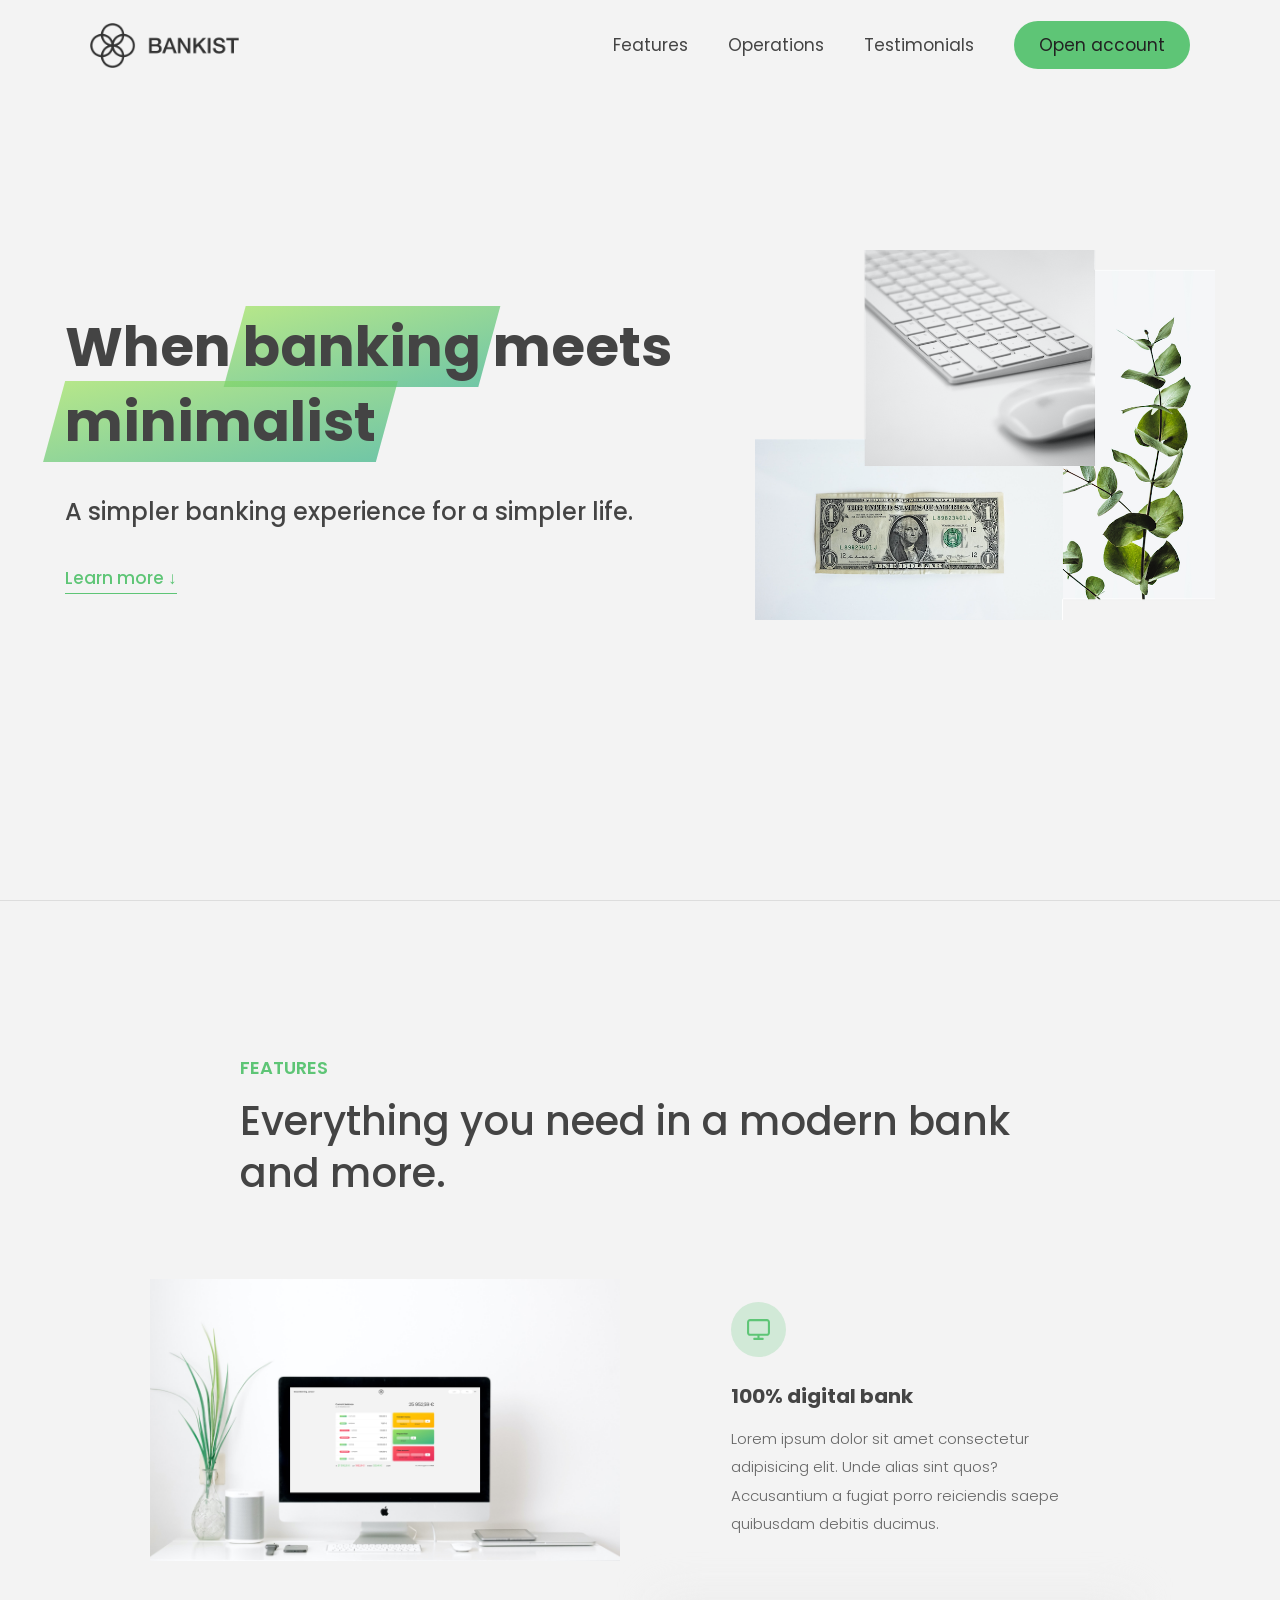
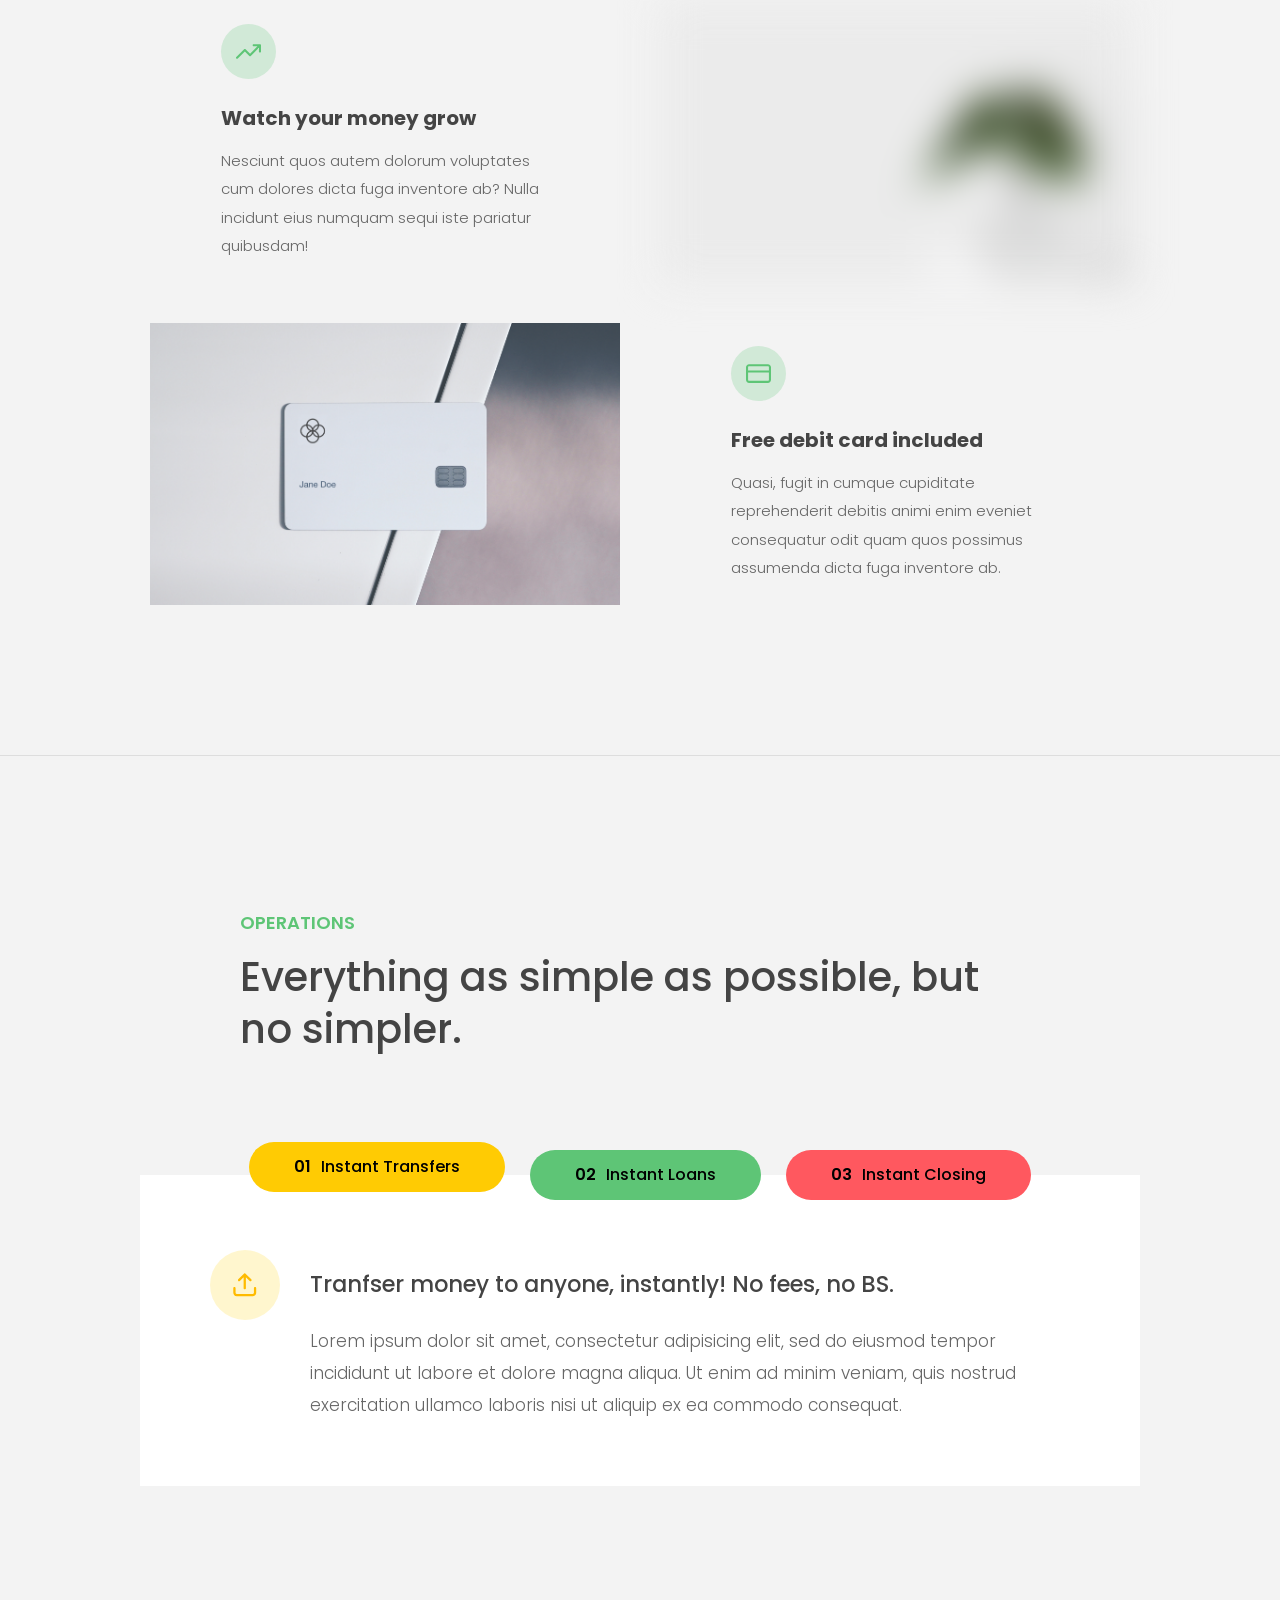
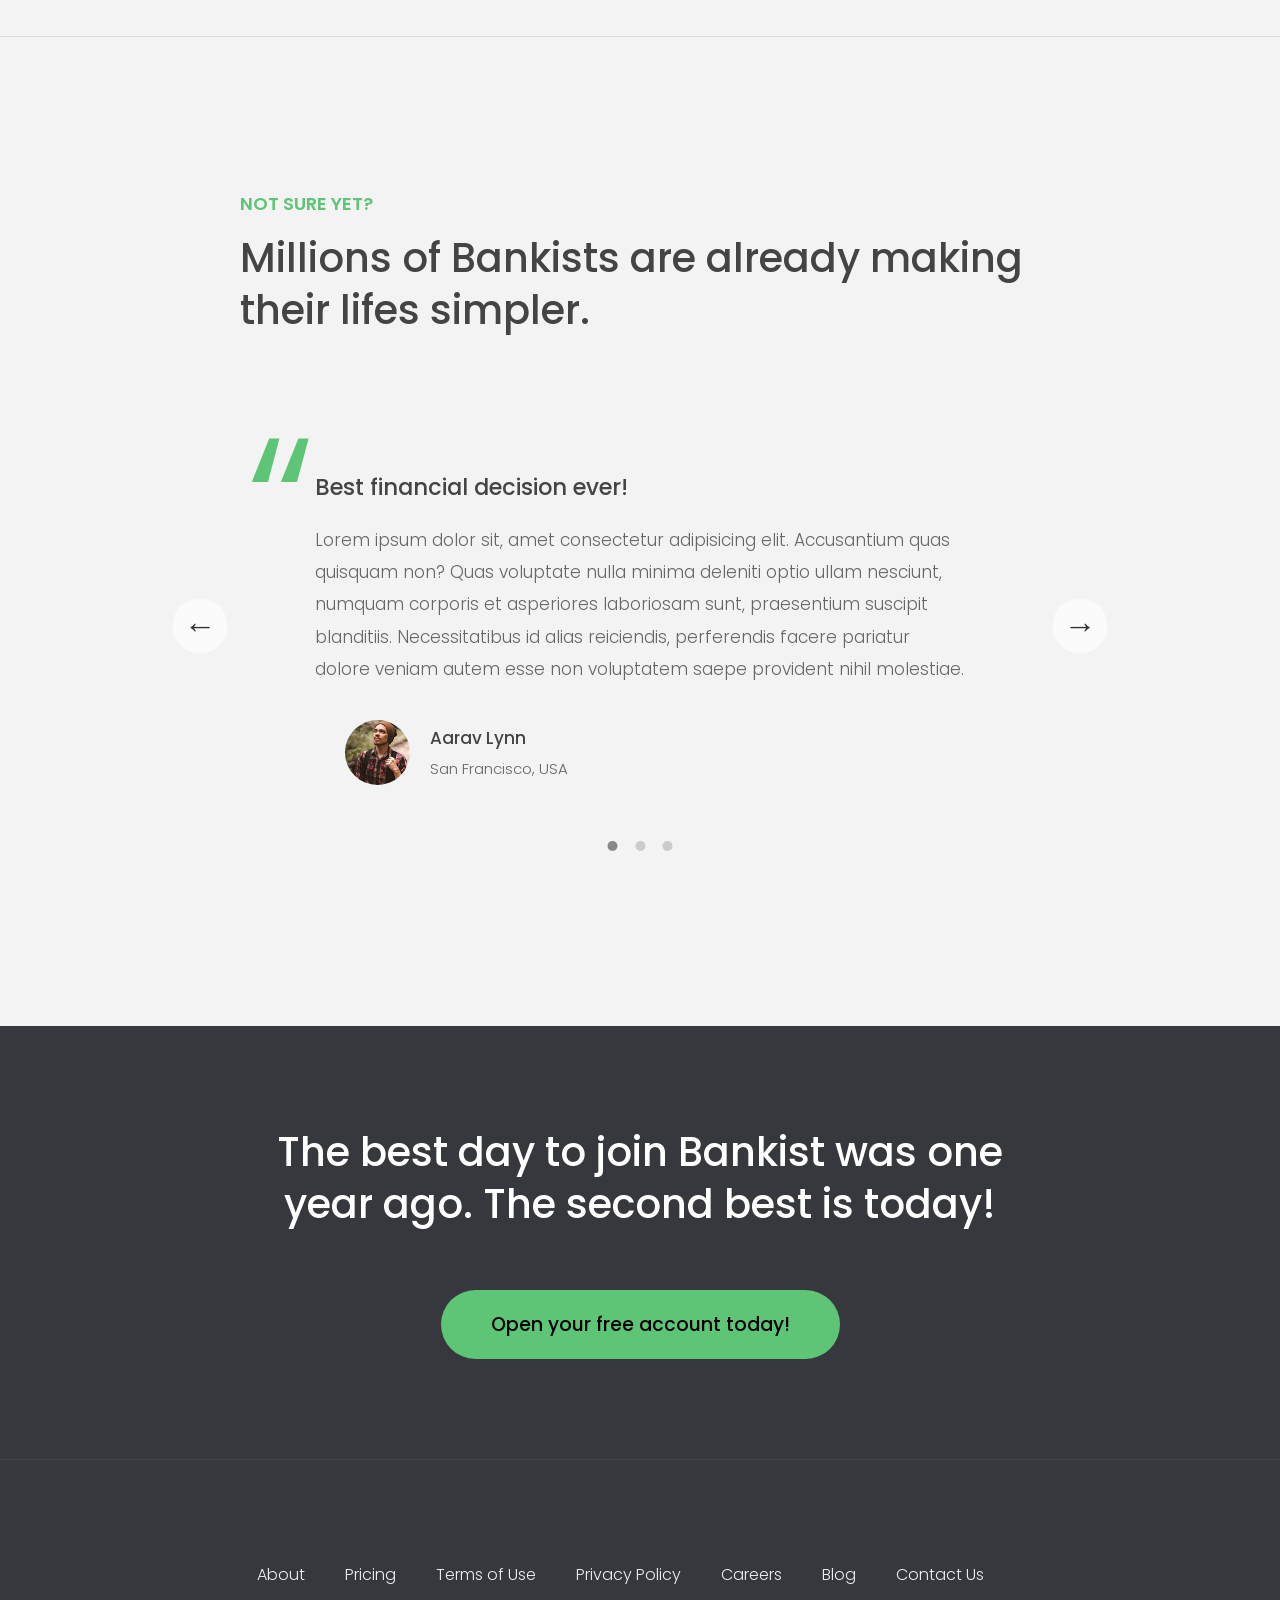
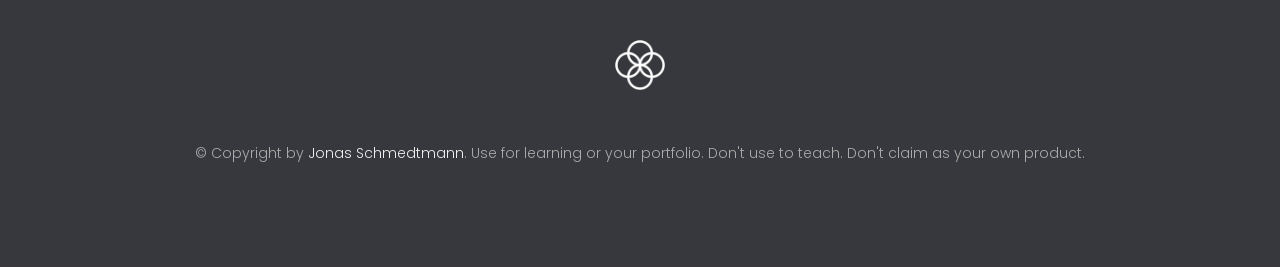
<file: coding-along-javascript-master-course/Advanced-DOM-Bankist/index.html>
<!DOCTYPE html>
<html lang="en">
  <head>
    <meta charset="UTF-8" />
    <meta name="viewport" content="width=device-width, initial-scale=1.0" />
    <meta http-equiv="X-UA-Compatible" content="ie=edge" />
    <link rel="shortcut icon" type="image/png" href="img/icon.png" />

    <link
      href="https://fonts.googleapis.com/css?family=Poppins:300,400,500,600&display=swap"
      rel="stylesheet"
    />
    <link rel="stylesheet" href="style.css" />
    <title>Bankist | When Banking meets Minimalist</title>

    <script defer src="script.js"></script>
  </head>
  <body>
    <header class="header">
      <nav class="nav">
        <img
          src="img/logo.png"
          alt="Bankist logo"
          class="nav__logo"
          id="logo"
          designer='Jonas'
          data-version-number="3.0"
        />
        <ul class="nav__links">
          <li class="nav__item">
            <!-- <a class="nav__link" href="#">Features</a> -->
            <a class="nav__link" href="#section--1">Features</a>
          </li>
          <li class="nav__item">
            <a class="nav__link" href="#section--2">Operations</a>
          </li>
          <li class="nav__item">
            <a class="nav__link" href="#section--3">Testimonials</a>
          </li>
          <li class="nav__item">
            <a class="nav__link nav__link--btn btn--show-modal" href="#"
              >Open account</a
            >
          </li>
        </ul>
      </nav>

      <div class="header__title">
        <!-- <h1 onclick="alert('HTML alert')"> -->
        <h1>
          When
          <!-- Green highlight effect -->
          <span class="highlight">banking</span>
          meets<br />
          <span class="highlight">minimalist</span>
        </h1>
        <h4>A simpler banking experience for a simpler life.</h4>
        <button class="btn--text btn--scroll-to">Learn more &DownArrow;</button>
        <img
          src="img/hero.png"
          class="header__img"
          alt="Minimalist bank items"
        />
      </div>
    </header>

    <section class="section" id="section--1">
      <div class="section__title">
        <h2 class="section__description">Features</h2>
        <h3 class="section__header">
          Everything you need in a modern bank and more.
        </h3>
      </div>

      <div class="features">
        <img
          src="img/digital-lazy.jpg"
          data-src="img/digital.jpg"
          alt="Computer"
          class="features__img lazy-img"
        />
        <div class="features__feature">
          <div class="features__icon">
            <svg>
              <use xlink:href="img/icons.svg#icon-monitor"></use>
            </svg>
          </div>
          <h5 class="features__header">100% digital bank</h5>
          <p>
            Lorem ipsum dolor sit amet consectetur adipisicing elit. Unde alias
            sint quos? Accusantium a fugiat porro reiciendis saepe quibusdam
            debitis ducimus.
          </p>
        </div>

        <div class="features__feature">
          <div class="features__icon">
            <svg>
              <use xlink:href="img/icons.svg#icon-trending-up"></use>
            </svg>
          </div>
          <h5 class="features__header">Watch your money grow</h5>
          <p>
            Nesciunt quos autem dolorum voluptates cum dolores dicta fuga
            inventore ab? Nulla incidunt eius numquam sequi iste pariatur
            quibusdam!
          </p>
        </div>
        <img
          src="img/grow-lazy.jpg"
          data-src="img/grow.jpg"
          alt="Plant"
          class="features__img lazy-img"
        />

        <img
          src="img/card-lazy.jpg"
          data-src="img/card.jpg"
          alt="Credit card"
          class="features__img lazy-img"
        />
        <div class="features__feature">
          <div class="features__icon">
            <svg>
              <use xlink:href="img/icons.svg#icon-credit-card"></use>
            </svg>
          </div>
          <h5 class="features__header">Free debit card included</h5>
          <p>
            Quasi, fugit in cumque cupiditate reprehenderit debitis animi enim
            eveniet consequatur odit quam quos possimus assumenda dicta fuga
            inventore ab.
          </p>
        </div>
      </div>
    </section>

    <section class="section" id="section--2">
      <div class="section__title">
        <h2 class="section__description">Operations</h2>
        <h3 class="section__header">
          Everything as simple as possible, but no simpler.
        </h3>
      </div>

      <div class="operations">
        <div class="operations__tab-container">
          <button
            class="btn operations__tab operations__tab--1 operations__tab--active"
            data-tab="1"
          >
            <span>01</span>Instant Transfers
          </button>
          <button class="btn operations__tab operations__tab--2" data-tab="2">
            <span>02</span>Instant Loans
          </button>
          <button class="btn operations__tab operations__tab--3" data-tab="3">
            <span>03</span>Instant Closing
          </button>
        </div>
        <div
          class="operations__content operations__content--1 operations__content--active"
        >
          <div class="operations__icon operations__icon--1">
            <svg>
              <use xlink:href="img/icons.svg#icon-upload"></use>
            </svg>
          </div>
          <h5 class="operations__header">
            Tranfser money to anyone, instantly! No fees, no BS.
          </h5>
          <p>
            Lorem ipsum dolor sit amet, consectetur adipisicing elit, sed do
            eiusmod tempor incididunt ut labore et dolore magna aliqua. Ut enim
            ad minim veniam, quis nostrud exercitation ullamco laboris nisi ut
            aliquip ex ea commodo consequat.
          </p>
        </div>

        <div class="operations__content operations__content--2">
          <div class="operations__icon operations__icon--2">
            <svg>
              <use xlink:href="img/icons.svg#icon-home"></use>
            </svg>
          </div>
          <h5 class="operations__header">
            Buy a home or make your dreams come true, with instant loans.
          </h5>
          <p>
            Duis aute irure dolor in reprehenderit in voluptate velit esse
            cillum dolore eu fugiat nulla pariatur. Excepteur sint occaecat
            cupidatat non proident, sunt in culpa qui officia deserunt mollit
            anim id est laborum.
          </p>
        </div>
        <div class="operations__content operations__content--3">
          <div class="operations__icon operations__icon--3">
            <svg>
              <use xlink:href="img/icons.svg#icon-user-x"></use>
            </svg>
          </div>
          <h5 class="operations__header">
            No longer need your account? No problem! Close it instantly.
          </h5>
          <p>
            Excepteur sint occaecat cupidatat non proident, sunt in culpa qui
            officia deserunt mollit anim id est laborum. Ut enim ad minim
            veniam, quis nostrud exercitation ullamco laboris nisi ut aliquip ex
            ea commodo consequat.
          </p>
        </div>
      </div>
    </section>

    <section class="section" id="section--3">
      <div class="section__title section__title--testimonials">
        <h2 class="section__description">Not sure yet?</h2>
        <h3 class="section__header">
          Millions of Bankists are already making their lifes simpler.
        </h3>
      </div>

      <div class="slider">
      
        <div class="slide slide--1">
          <div class="testimonial">
            <h5 class="testimonial__header">Best financial decision ever!</h5>
            <blockquote class="testimonial__text">
              Lorem ipsum dolor sit, amet consectetur adipisicing elit.
              Accusantium quas quisquam non? Quas voluptate nulla minima
              deleniti optio ullam nesciunt, numquam corporis et asperiores
              laboriosam sunt, praesentium suscipit blanditiis. Necessitatibus
              id alias reiciendis, perferendis facere pariatur dolore veniam
              autem esse non voluptatem saepe provident nihil molestiae.
            </blockquote>
            <address class="testimonial__author">
              <img src="img/user-1.jpg" alt="" class="testimonial__photo" />
              <h6 class="testimonial__name">Aarav Lynn</h6>
              <p class="testimonial__location">San Francisco, USA</p>
            </address>
          </div>
        </div>

        <div class="slide slide--2">
          <div class="testimonial">
            <h5 class="testimonial__header">
              The last step to becoming a complete minimalist
            </h5>
            <blockquote class="testimonial__text">
              Quisquam itaque deserunt ullam, quia ea repellendus provident,
              ducimus neque ipsam modi voluptatibus doloremque, corrupti
              laborum. Incidunt numquam perferendis veritatis neque repellendus.
              Lorem, ipsum dolor sit amet consectetur adipisicing elit. Illo
              deserunt exercitationem deleniti.
            </blockquote>
            <address class="testimonial__author">
              <img src="img/user-2.jpg" alt="" class="testimonial__photo" />
              <h6 class="testimonial__name">Miyah Miles</h6>
              <p class="testimonial__location">London, UK</p>
            </address>
          </div>
        </div>

        <div class="slide slide--3">
          <div class="testimonial">
            <h5 class="testimonial__header">
              Finally free from old-school banks
            </h5>
            <blockquote class="testimonial__text">
              Debitis, nihil sit minus suscipit magni aperiam vel tenetur
              incidunt commodi architecto numquam omnis nulla autem,
              necessitatibus blanditiis modi similique quidem. Odio aliquam
              culpa dicta beatae quod maiores ipsa minus consequatur error sunt,
              deleniti saepe aliquid quos inventore sequi. Necessitatibus id
              alias reiciendis, perferendis facere.
            </blockquote>
            <address class="testimonial__author">
              <img src="img/user-3.jpg" alt="" class="testimonial__photo" />
              <h6 class="testimonial__name">Francisco Gomes</h6>
              <p class="testimonial__location">Lisbon, Portugal</p>
            </address>
          </div>
        </div>
        

        <!-- <div class="slide"><img src="img/img-1.jpg" alt="Photo 1" /></div>
        <div class="slide"><img src="img/img-2.jpg" alt="Photo 2" /></div>
        <div class="slide"><img src="img/img-3.jpg" alt="Photo 3" /></div>
        <div class="slide"><img src="img/img-4.jpg" alt="Photo 4" /></div> -->

        <button class="slider__btn slider__btn--left">&larr;</button>
        <button class="slider__btn slider__btn--right">&rarr;</button>
        <div class="dots"></div>
      </div>
    </section>

    <section class="section section--sign-up">
      <div class="section__title">
        <h3 class="section__header">
          The best day to join Bankist was one year ago. The second best is
          today!
        </h3>
      </div>
      <button class="btn btn--show-modal">Open your free account today!</button>
    </section>

    <footer class="footer">
      <ul class="footer__nav">
        <li class="footer__item">
          <a class="footer__link" href="#">About</a>
        </li>
        <li class="footer__item">
          <a class="footer__link" href="#">Pricing</a>
        </li>
        <li class="footer__item">
          <a class="footer__link" href="#">Terms of Use</a>
        </li>
        <li class="footer__item">
          <a class="footer__link" href="#">Privacy Policy</a>
        </li>
        <li class="footer__item">
          <a class="footer__link" href="#">Careers</a>
        </li>
        <li class="footer__item">
          <a class="footer__link" href="#">Blog</a>
        </li>
        <li class="footer__item">
          <a class="footer__link" href="#">Contact Us</a>
        </li>
      </ul>
      <img src="img/icon.png" alt="Logo" class="footer__logo" />
      <p class="footer__copyright">
        &copy; Copyright by
        <a
          class="footer__link twitter-link"
          target="_blank"
          href="https://twitter.com/jonasschmedtman"
          >Jonas Schmedtmann</a
        >. Use for learning or your portfolio. Don't use to teach. Don't claim
        as your own product.
      </p>
    </footer>

    <div class="modal hidden">
      <button class="btn--close-modal">&times;</button>
      <h2 class="modal__header">
        Open your bank account <br />
        in just <span class="highlight">5 minutes</span>
      </h2>
      <form class="modal__form">
        <label>First Name</label>
        <input type="text" />
        <label>Last Name</label>
        <input type="text" />
        <label>Email Address</label>
        <input type="email" />
        <button class="btn">Next step &rarr;</button>
      </form>
    </div>
    <div class="overlay hidden"></div>

  </body>
</html>
</file>
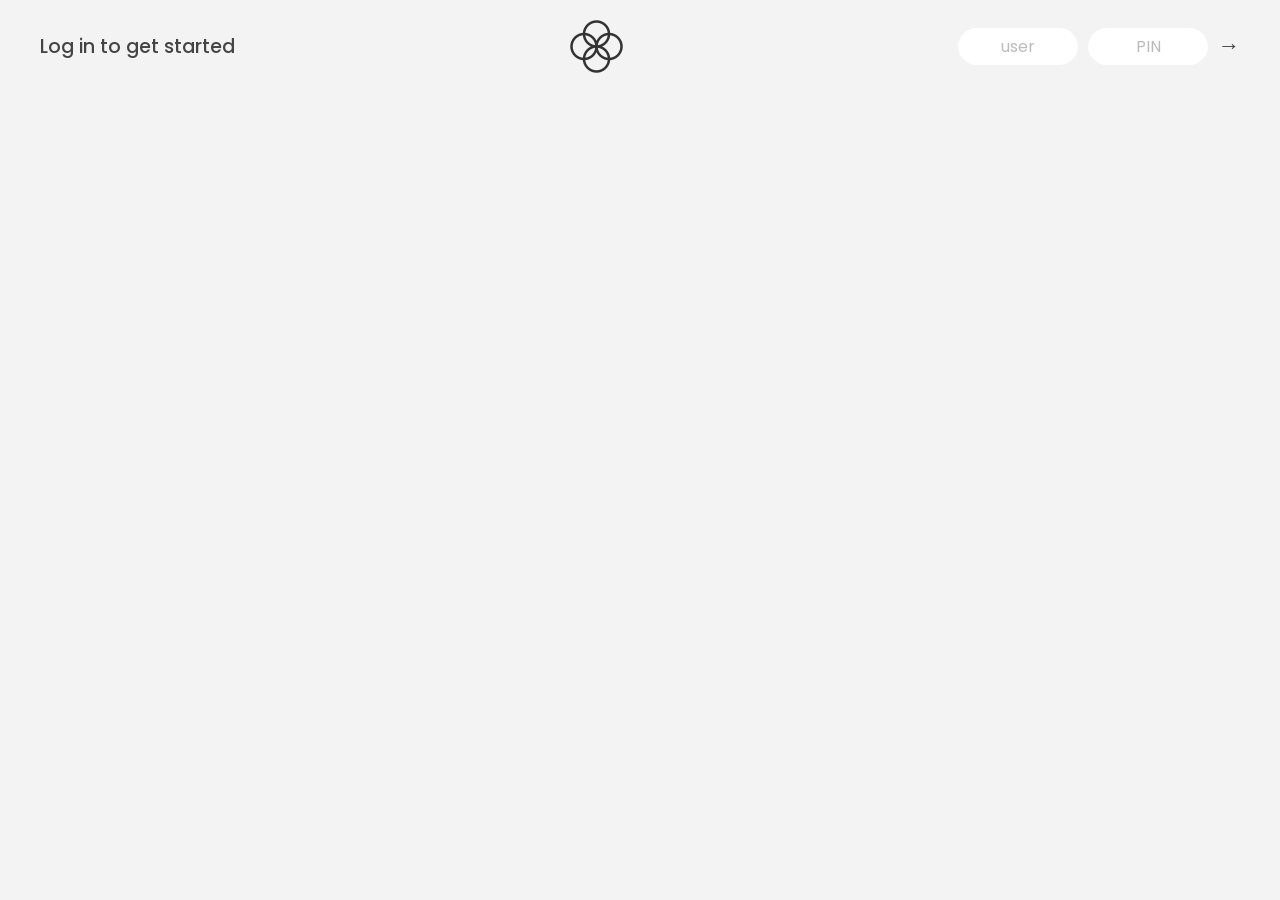
<file: coding-along-javascript-master-course/Arrays-Bankist/index.html>
<!DOCTYPE html>
<html lang="en">
  <head>
    <meta charset="UTF-8" />
    <meta name="viewport" content="width=device-width, initial-scale=1.0" />
    <meta http-equiv="X-UA-Compatible" content="ie=edge" />
    <link rel="shortcut icon" type="image/png" href="/icon.png" />

    <link
      href="https://fonts.googleapis.com/css?family=Poppins:400,500,600&display=swap"
      rel="stylesheet"
    />

    <link rel="stylesheet" href="style.css" />
    <title>Bankist</title>
  </head>
  <body>
    <!-- TOP NAVIGATION -->
    <nav>
      <p class="welcome">Log in to get started</p>
      <img src="logo.png" alt="Logo" class="logo" />
      <form class="login">
        <input
          type="text"
          placeholder="user"
          class="login__input login__input--user"
        />
        <!-- In practice, use type="password" -->
        <input
          type="text"
          placeholder="PIN"
          maxlength="4"
          class="login__input login__input--pin"
        />
        <button class="login__btn">&rarr;</button>
      </form>
    </nav>

    <main class="app">
      <!-- BALANCE -->
      <div class="balance">
        <div>
          <p class="balance__label">Current balance</p>
          <p class="balance__date">
            As of <span class="date">05/03/2037</span>
          </p>
        </div>
        <p class="balance__value">0000€</p>
      </div>

      <!-- MOVEMENTS -->
      <div class="movements">
        <div class="movements__row">
          <div class="movements__type movements__type--deposit">2 deposit</div>
          <div class="movements__date">3 days ago</div>
          <div class="movements__value">4 000€</div>
        </div>
        <div class="movements__row">
          <div class="movements__type movements__type--withdrawal">
            1 withdrawal
          </div>
          <div class="movements__date">24/01/2037</div>
          <div class="movements__value">-378€</div>
        </div>
      </div>

      <!-- SUMMARY -->
      <div class="summary">
        <p class="summary__label">In</p>
        <p class="summary__value summary__value--in">0000€</p>
        <p class="summary__label">Out</p>
        <p class="summary__value summary__value--out">0000€</p>
        <p class="summary__label">Interest</p>
        <p class="summary__value summary__value--interest">0000€</p>
        <button class="btn--sort">&downarrow; SORT</button>
      </div>

      <!-- OPERATION: TRANSFERS -->
      <div class="operation operation--transfer">
        <h2>Transfer money</h2>
        <form class="form form--transfer">
          <input type="text" class="form__input form__input--to" />
          <input type="number" class="form__input form__input--amount" />
          <button class="form__btn form__btn--transfer">&rarr;</button>
          <label class="form__label">Transfer to</label>
          <label class="form__label">Amount</label>
        </form>
      </div>

      <!-- OPERATION: LOAN -->
      <div class="operation operation--loan">
        <h2>Request loan</h2>
        <form class="form form--loan">
          <input type="number" class="form__input form__input--loan-amount" />
          <button class="form__btn form__btn--loan">&rarr;</button>
          <label class="form__label form__label--loan">Amount</label>
        </form>
      </div>

      <!-- OPERATION: CLOSE -->
      <div class="operation operation--close">
        <h2>Close account</h2>
        <form class="form form--close">
          <input type="text" class="form__input form__input--user" />
          <input
            type="password"
            maxlength="6"
            class="form__input form__input--pin"
          />
          <button class="form__btn form__btn--close">&rarr;</button>
          <label class="form__label">Confirm user</label>
          <label class="form__label">Confirm PIN</label>
        </form>
      </div>

      <!-- LOGOUT TIMER -->
      <p class="logout-timer">
        You will be logged out in <span class="timer">05:00</span>
      </p>
    </main>

    <!-- <footer>
      &copy; by Jonas Schmedtmann. Don't claim as your own :)
    </footer> -->

    <script src="script.js"></script>
  </body>
</html>
</file>
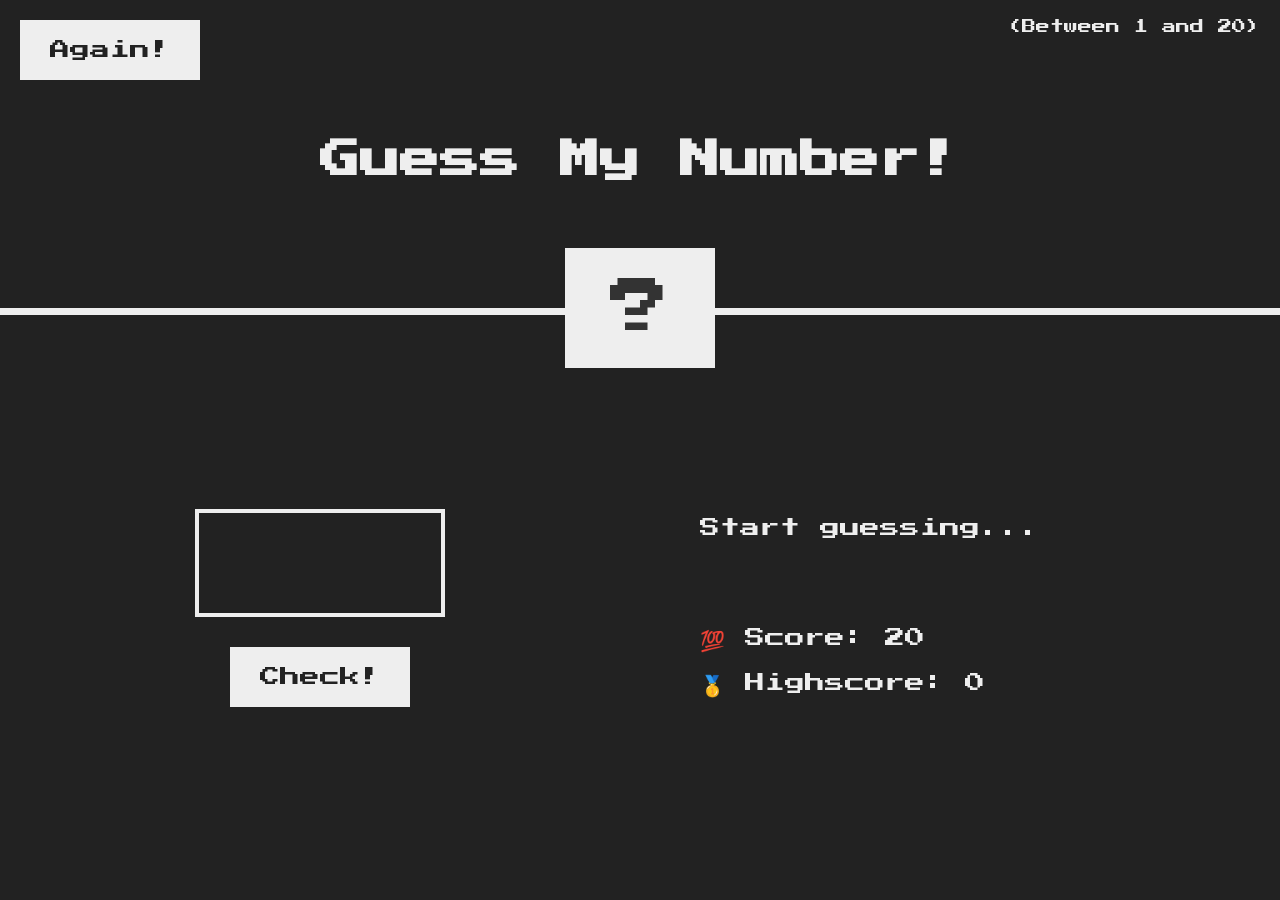
<file: coding-along-javascript-master-course/Guess-My-Number/index.html>
<!DOCTYPE html>
<html lang="en">
  <head>
    <meta charset="UTF-8" />
    <meta name="viewport" content="width=device-width, initial-scale=1.0" />
    <meta http-equiv="X-UA-Compatible" content="ie=edge" />
    <link rel="stylesheet" href="style.css" />
    <title>Guess My Number!</title>
  </head>
  <body>
    <header>
      <h1>Guess My Number!</h1>
      <p class="between">(Between 1 and 20)</p>
      <button class="btn again">Again!</button>
      <div class="number">?</div>
    </header>
    <main>
      <section class="left">
        <input type="number" class="guess" />
        <button class="btn check">Check!</button>
      </section>
      <section class="right">
        <p class="message">Start guessing...</p>
        <p class="label-score">💯 Score: <span class="score">20</span></p>
        <p class="label-highscore">
          🥇 Highscore: <span class="highscore">0</span>
        </p>
      </section>
    </main>
    <script src="script.js"></script>
  </body>
</html>
</file>
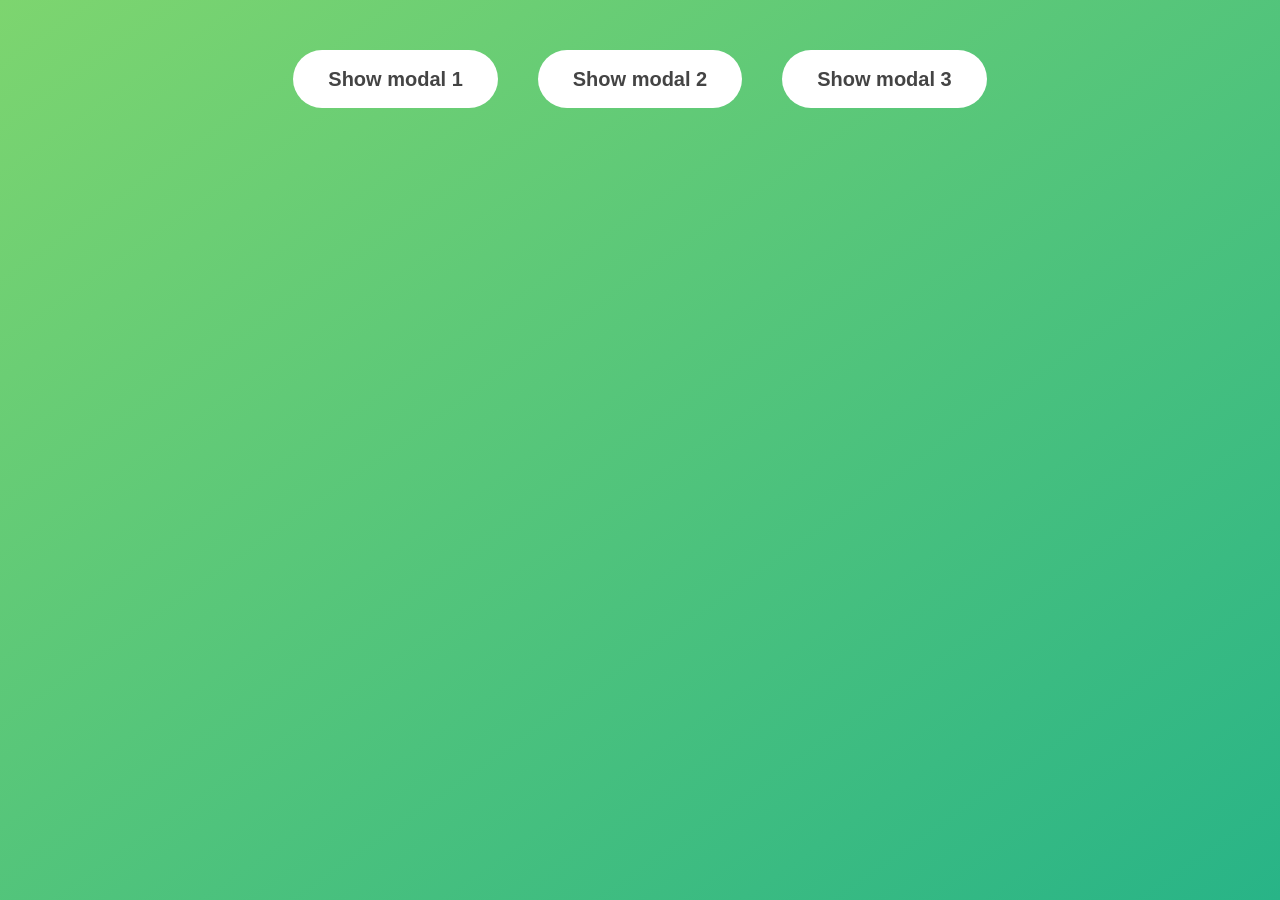
<file: coding-along-javascript-master-course/Modal/index.html>
<!DOCTYPE html>
<html lang="en">
  <head>
    <meta charset="UTF-8" />
    <meta name="viewport" content="width=device-width, initial-scale=1.0" />
    <meta http-equiv="X-UA-Compatible" content="ie=edge" />
    <link rel="stylesheet" href="style.css" />
    <title>Modal window</title>
  </head>
  <body>
    <button class="show-modal">Show modal 1</button>
    <button class="show-modal">Show modal 2</button>
    <button class="show-modal">Show modal 3</button>

    <div class="modal hidden">
      <button class="close-modal">&times;</button>
      <h1>I'm a modal window 😍</h1>
      <p>
        Lorem ipsum dolor sit amet, consectetur adipisicing elit, sed do eiusmod
        tempor incididunt ut labore et dolore magna aliqua. Ut enim ad minim
        veniam, quis nostrud exercitation ullamco laboris nisi ut aliquip ex ea
        commodo consequat. Duis aute irure dolor in reprehenderit in voluptate
        velit esse cillum dolore eu fugiat nulla pariatur. Excepteur sint
        occaecat cupidatat non proident, sunt in culpa qui officia deserunt
        mollit anim id est laborum.
      </p>
    </div>
    <div class="overlay hidden"></div>

    <script src="script.js"></script>
  </body>
</html>
</file>
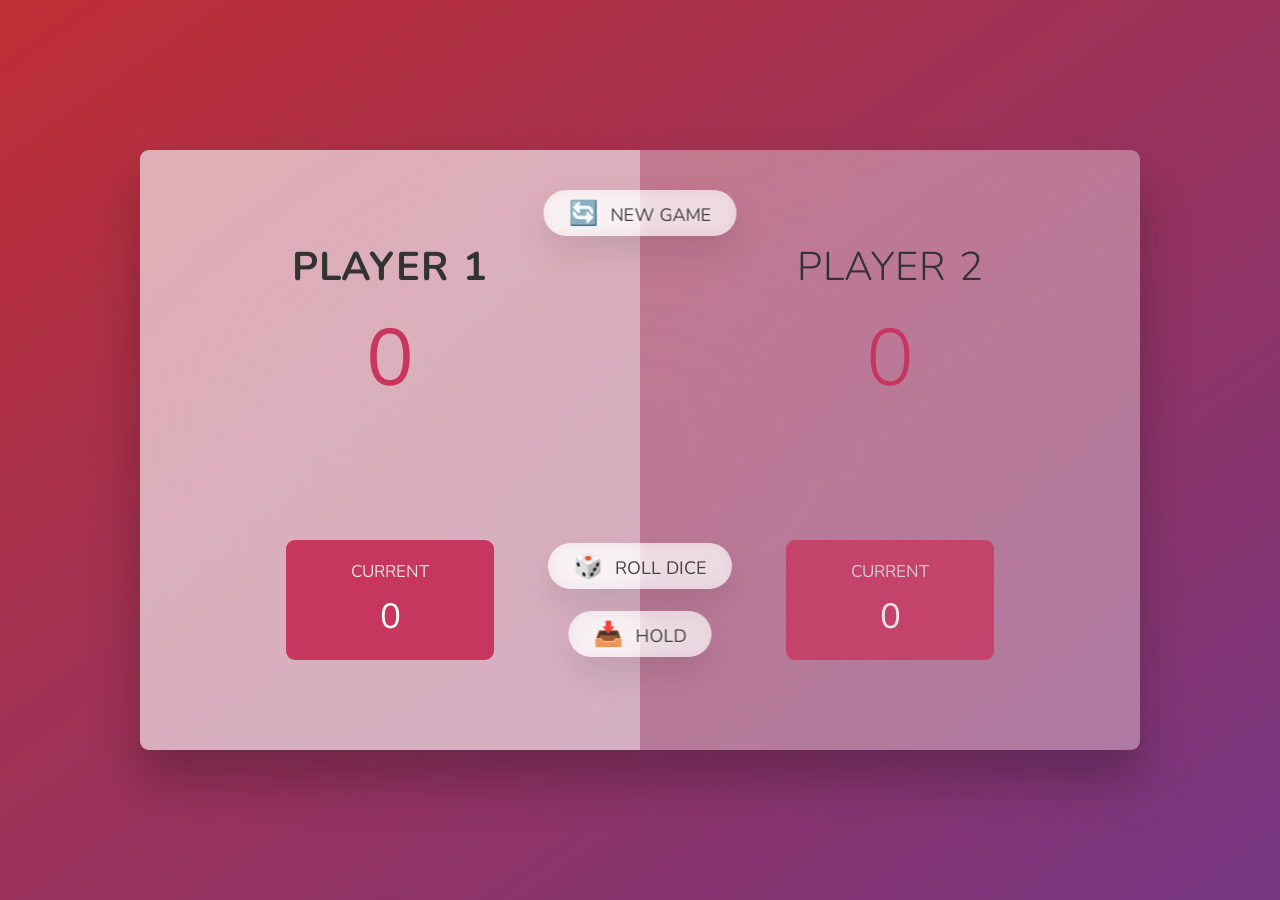
<file: coding-along-javascript-master-course/Pig-Game/index.html>
<!DOCTYPE html>
<html lang="en">
  <head>
    <meta charset="UTF-8" />
    <meta name="viewport" content="width=device-width, initial-scale=1.0" />
    <meta http-equiv="X-UA-Compatible" content="ie=edge" />
    <link rel="stylesheet" href="style.css" />
    <title>Pig Game</title>
  </head>
  <body>
    <main>
      <section class="player player--0 player--active">
        <h2 class="name" id="name--0">Player 1</h2>
        <p class="score" id="score--0">43</p>
        <div class="current">
          <p class="current-label">Current</p>
          <p class="current-score" id="current--0">0</p>
        </div>
      </section>
      <section class="player player--1">
        <h2 class="name" id="name--1">Player 2</h2>
        <p class="score" id="score--1">24</p>
        <div class="current">
          <p class="current-label">Current</p>
          <p class="current-score" id="current--1">0</p>
        </div>
      </section>

      <img src="dice-5.png" alt="Playing dice" class="dice" />
      <button class="btn btn--new">🔄 New game</button>
      <button class="btn btn--roll">🎲 Roll dice</button>
      <button class="btn btn--hold">📥 Hold</button>
    </main>
    <script src="script.js"></script>
  </body>
</html>
</file>
<file: coding-along-javascript-master-course/Advanced-DOM-Bankist/style.css>
/* The page is NOT responsive. You can implement responsiveness yourself if you wanna have some fun 😃 */

:root {
  --color-primary: #5ec576;
  --color-secondary: #ffcb03;
  --color-tertiary: #ff585f;
  --color-primary-darker: #4bbb7d;
  --color-secondary-darker: #ffbb00;
  --color-tertiary-darker: #fd424b;
  --color-primary-opacity: #5ec5763a;
  --color-secondary-opacity: #ffcd0331;
  --color-tertiary-opacity: #ff58602d;
  --gradient-primary: linear-gradient(to top left, #39b385, #9be15d);
  --gradient-secondary: linear-gradient(to top left, #ffb003, #ffcb03);
}

* {
  margin: 0;
  padding: 0;
  box-sizing: inherit;
}

html {
  font-size: 62.5%;
  box-sizing: border-box;
}

body {
  font-family: 'Poppins', sans-serif;
  font-weight: 300;
  color: #444;
  line-height: 1.9;
  background-color: #f3f3f3;
}

/* GENERAL ELEMENTS */
.section {
  padding: 15rem 3rem;
  border-top: 1px solid #ddd;

  transition: transform 1s, opacity 1s;
}

.section--hidden {
  opacity: 0;
  transform: translateY(8rem);
}

.section__title {
  max-width: 80rem;
  margin: 0 auto 8rem auto;
}

.section__description {
  font-size: 1.8rem;
  font-weight: 600;
  text-transform: uppercase;
  color: var(--color-primary);
  margin-bottom: 1rem;
}

.section__header {
  font-size: 4rem;
  line-height: 1.3;
  font-weight: 500;
}

.btn {
  display: inline-block;
  background-color: var(--color-primary);
  font-size: 1.6rem;
  font-family: inherit;
  font-weight: 500;
  border: none;
  padding: 1.25rem 4.5rem;
  border-radius: 10rem;
  cursor: pointer;
  transition: all 0.3s;
}

.btn:hover {
  background-color: var(--color-primary-darker);
}

.btn--text {
  display: inline-block;
  background: none;
  font-size: 1.7rem;
  font-family: inherit;
  font-weight: 500;
  color: var(--color-primary);
  border: none;
  border-bottom: 1px solid currentColor;
  padding-bottom: 2px;
  cursor: pointer;
  transition: all 0.3s;
}

p {
  color: #666;
}

/* This is BAD for accessibility! Don't do in the real world! */
button:focus {
  outline: none;
}

img {
  transition: filter 0.5s;
}

.lazy-img {
  filter: blur(20px);
}

/* NAVIGATION */
.nav {
  display: flex;
  justify-content: space-between;
  align-items: center;
  height: 9rem;
  width: 100%;
  padding: 0 6rem;
  z-index: 100;
}

/* nav and stickly class at the same time */
.nav.sticky {
  position: fixed;
  background-color: rgba(255, 255, 255, 0.95);
}

.nav__logo {
  height: 4.5rem;
  transition: all 0.3s;
}

.nav__links {
  display: flex;
  align-items: center;
  list-style: none;
}

.nav__item {
  margin-left: 4rem;
}

.nav__link:link,
.nav__link:visited {
  font-size: 1.7rem;
  font-weight: 400;
  color: inherit;
  text-decoration: none;
  display: block;
  transition: all 0.3s;
}

.nav__link--btn:link,
.nav__link--btn:visited {
  padding: 0.8rem 2.5rem;
  border-radius: 3rem;
  background-color: var(--color-primary);
  color: #222;
}

.nav__link--btn:hover,
.nav__link--btn:active {
  color: inherit;
  background-color: var(--color-primary-darker);
  color: #333;
}

/* HEADER */
.header {
  padding: 0 3rem;
  height: 100vh;
  display: flex;
  flex-direction: column;
  align-items: center;
}

.header__title {
  flex: 1;

  max-width: 115rem;
  display: grid;
  grid-template-columns: 3fr 2fr;
  row-gap: 3rem;
  align-content: center;
  justify-content: center;

  align-items: start;
  justify-items: start;
}

h1 {
  font-size: 5.5rem;
  line-height: 1.35;
}

h4 {
  font-size: 2.4rem;
  font-weight: 500;
}

.header__img {
  width: 100%;
  grid-column: 2 / 3;
  grid-row: 1 / span 4;
  transform: translateY(-6rem);
}

.highlight {
  position: relative;
}

.highlight::after {
  display: block;
  content: '';
  position: absolute;
  bottom: 0;
  left: 0;
  height: 100%;
  width: 100%;
  z-index: -1;
  opacity: 0.7;
  transform: scale(1.07, 1.05) skewX(-15deg);
  background-image: var(--gradient-primary);
}

/* FEATURES */
.features {
  display: grid;
  grid-template-columns: 1fr 1fr;
  gap: 4rem;
  margin: 0 12rem;
}

.features__img {
  width: 100%;
}

.features__feature {
  align-self: center;
  justify-self: center;
  width: 70%;
  font-size: 1.5rem;
}

.features__icon {
  display: flex;
  align-items: center;
  justify-content: center;
  background-color: var(--color-primary-opacity);
  height: 5.5rem;
  width: 5.5rem;
  border-radius: 50%;
  margin-bottom: 2rem;
}

.features__icon svg {
  height: 2.5rem;
  width: 2.5rem;
  fill: var(--color-primary);
}

.features__header {
  font-size: 2rem;
  margin-bottom: 1rem;
}

/* OPERATIONS */
.operations {
  max-width: 100rem;
  margin: 12rem auto 0 auto;

  background-color: #fff;
}

.operations__tab-container {
  display: flex;
  justify-content: center;
}

.operations__tab {
  margin-right: 2.5rem;
  transform: translateY(-50%);
}

.operations__tab span {
  margin-right: 1rem;
  font-weight: 600;
  display: inline-block;
}

.operations__tab--1 {
  background-color: var(--color-secondary);
}

.operations__tab--1:hover {
  background-color: var(--color-secondary-darker);
}

.operations__tab--3 {
  background-color: var(--color-tertiary);
  margin: 0;
}

.operations__tab--3:hover {
  background-color: var(--color-tertiary-darker);
}

.operations__tab--active {
  transform: translateY(-66%);
}

.operations__content {
  display: none;

  /* JUST PRESENTATIONAL */
  font-size: 1.7rem;
  padding: 2.5rem 7rem 6.5rem 7rem;
}

.operations__content--active {
  display: grid;
  grid-template-columns: 7rem 1fr;
  column-gap: 3rem;
  row-gap: 0.5rem;
}

.operations__header {
  font-size: 2.25rem;
  font-weight: 500;
  align-self: center;
}

.operations__icon {
  display: flex;
  align-items: center;
  justify-content: center;
  height: 7rem;
  width: 7rem;
  border-radius: 50%;
}

.operations__icon svg {
  height: 2.75rem;
  width: 2.75rem;
}

.operations__content p {
  grid-column: 2;
}

.operations__icon--1 {
  background-color: var(--color-secondary-opacity);
}
.operations__icon--2 {
  background-color: var(--color-primary-opacity);
}
.operations__icon--3 {
  background-color: var(--color-tertiary-opacity);
}
.operations__icon--1 svg {
  fill: var(--color-secondary-darker);
}
.operations__icon--2 svg {
  fill: var(--color-primary);
}
.operations__icon--3 svg {
  fill: var(--color-tertiary);
}

/* SLIDER */
.slider {
  max-width: 100rem;
  height: 50rem;
  margin: 0 auto;
  position: relative;

  /* IN THE END */
  overflow: hidden;
}

.slide {
  position: absolute;
  top: 0;
  width: 100%;
  height: 50rem;

  display: flex;
  align-items: center;
  justify-content: center;

  /* THIS creates the animation! */
  transition: transform 1s;
}

.slide > img {
  /* Only for images that have different size than slide */
  width: 100%;
  height: 100%;
  object-fit: cover;
}

.slider__btn {
  position: absolute;
  top: 50%;
  z-index: 10;

  border: none;
  background: rgba(255, 255, 255, 0.7);
  font-family: inherit;
  color: #333;
  border-radius: 50%;
  height: 5.5rem;
  width: 5.5rem;
  font-size: 3.25rem;
  cursor: pointer;
}

.slider__btn--left {
  left: 6%;
  transform: translate(-50%, -50%);
}

.slider__btn--right {
  right: 6%;
  transform: translate(50%, -50%);
}

.dots {
  position: absolute;
  bottom: 5%;
  left: 50%;
  transform: translateX(-50%);
  display: flex;
}

.dots__dot {
  border: none;
  background-color: #b9b9b9;
  opacity: 0.7;
  height: 1rem;
  width: 1rem;
  border-radius: 50%;
  margin-right: 1.75rem;
  cursor: pointer;
  transition: all 0.5s;

  /* Only necessary when overlying images */
  /* box-shadow: 0 0.6rem 1.5rem rgba(0, 0, 0, 0.7); */
}

.dots__dot:last-child {
  margin: 0;
}

.dots__dot--active {
  /* background-color: #fff; */
  background-color: #888;
  opacity: 1;
}

/* TESTIMONIALS */
.testimonial {
  width: 65%;
  position: relative;
}

.testimonial::before {
  content: '\201C';
  position: absolute;
  top: -5.7rem;
  left: -6.8rem;
  line-height: 1;
  font-size: 20rem;
  font-family: inherit;
  color: var(--color-primary);
  z-index: -1;
}

.testimonial__header {
  font-size: 2.25rem;
  font-weight: 500;
  margin-bottom: 1.5rem;
}

.testimonial__text {
  font-size: 1.7rem;
  margin-bottom: 3.5rem;
  color: #666;
}

.testimonial__author {
  margin-left: 3rem;
  font-style: normal;

  display: grid;
  grid-template-columns: 6.5rem 1fr;
  column-gap: 2rem;
}

.testimonial__photo {
  grid-row: 1 / span 2;
  width: 6.5rem;
  border-radius: 50%;
}

.testimonial__name {
  font-size: 1.7rem;
  font-weight: 500;
  align-self: end;
  margin: 0;
}

.testimonial__location {
  font-size: 1.5rem;
}

.section__title--testimonials {
  margin-bottom: 4rem;
}

/* SIGNUP */
.section--sign-up {
  background-color: #37383d;
  border-top: none;
  border-bottom: 1px solid #444;
  text-align: center;
  padding: 10rem 3rem;
}

.section--sign-up .section__header {
  color: #fff;
  text-align: center;
}

.section--sign-up .section__title {
  margin-bottom: 6rem;
}

.section--sign-up .btn {
  font-size: 1.9rem;
  padding: 2rem 5rem;
}

/* FOOTER */
.footer {
  padding: 10rem 3rem;
  background-color: #37383d;
}

.footer__nav {
  list-style: none;
  display: flex;
  justify-content: center;
  margin-bottom: 5rem;
}

.footer__item {
  margin-right: 4rem;
}

.footer__link {
  font-size: 1.6rem;
  color: #eee;
  text-decoration: none;
}

.footer__logo {
  height: 5rem;
  display: block;
  margin: 0 auto;
  margin-bottom: 5rem;
}

.footer__copyright {
  font-size: 1.4rem;
  color: #aaa;
  text-align: center;
}

.footer__copyright .footer__link {
  font-size: 1.4rem;
}

/* MODAL WINDOW */
.modal {
  position: fixed;
  top: 50%;
  left: 50%;
  transform: translate(-50%, -50%);
  max-width: 60rem;
  background-color: #f3f3f3;
  padding: 5rem 6rem;
  box-shadow: 0 4rem 6rem rgba(0, 0, 0, 0.3);
  z-index: 1000;
  transition: all 0.5s;
}

.overlay {
  position: fixed;
  top: 0;
  left: 0;
  width: 100%;
  height: 100%;
  background-color: rgba(0, 0, 0, 0.5);
  backdrop-filter: blur(4px);
  z-index: 100;
  transition: all 0.5s;
}

.modal__header {
  font-size: 3.25rem;
  margin-bottom: 4.5rem;
  line-height: 1.5;
}

.modal__form {
  margin: 0 3rem;
  display: grid;
  grid-template-columns: 1fr 2fr;
  align-items: center;
  gap: 2.5rem;
}

.modal__form label {
  font-size: 1.7rem;
  font-weight: 500;
}

.modal__form input {
  font-size: 1.7rem;
  padding: 1rem 1.5rem;
  border: 1px solid #ddd;
  border-radius: 0.5rem;
}

.modal__form button {
  grid-column: 1 / span 2;
  justify-self: center;
  margin-top: 1rem;
}

.btn--close-modal {
  font-family: inherit;
  color: inherit;
  position: absolute;
  top: 0.5rem;
  right: 2rem;
  font-size: 4rem;
  cursor: pointer;
  border: none;
  background: none;
}

.hidden {
  visibility: hidden;
  opacity: 0;
}

/* COOKIE MESSAGE */
.cookie-message {
  display: flex;
  align-items: center;
  justify-content: space-evenly;
  width: 100%;
  background-color: white;
  color: #bbb;
  font-size: 1.5rem;
  font-weight: 400;
}
</file>
<file: coding-along-javascript-master-course/Arrays-Bankist/style.css>
/*
 * Use this CSS to learn some intersting techniques,
 * in case you're wondering how I built the UI.
 * Have fun! 😁
 */

* {
  margin: 0;
  padding: 0;
  box-sizing: inherit;
}

html {
  font-size: 62.5%;
  box-sizing: border-box;
}

body {
  font-family: "Poppins", sans-serif;
  color: #444;
  background-color: #f3f3f3;
  height: 100vh;
  padding: 2rem;
}

nav {
  display: flex;
  justify-content: space-between;
  align-items: center;
  padding: 0 2rem;
}

.welcome {
  font-size: 1.9rem;
  font-weight: 500;
}

.logo {
  height: 5.25rem;
}

.login {
  display: flex;
}

.login__input {
  border: none;
  padding: 0.5rem 2rem;
  font-size: 1.6rem;
  font-family: inherit;
  text-align: center;
  width: 12rem;
  border-radius: 10rem;
  margin-right: 1rem;
  color: inherit;
  border: 1px solid #fff;
  transition: all 0.3s;
}

.login__input:focus {
  outline: none;
  border: 1px solid #ccc;
}

.login__input::placeholder {
  color: #bbb;
}

.login__btn {
  border: none;
  background: none;
  font-size: 2.2rem;
  color: inherit;
  cursor: pointer;
  transition: all 0.3s;
}

.login__btn:hover,
.login__btn:focus,
.btn--sort:hover,
.btn--sort:focus {
  outline: none;
  color: #777;
}

/* MAIN */
.app {
  position: relative;
  max-width: 100rem;
  margin: 4rem auto;
  display: grid;
  grid-template-columns: 4fr 3fr;
  grid-template-rows: auto repeat(3, 15rem) auto;
  gap: 2rem;

  /* NOTE This creates the fade in/out anumation */
  opacity: 0;
  transition: all 1s;
}

.balance {
  grid-column: 1 / span 2;
  display: flex;
  align-items: flex-end;
  justify-content: space-between;
  margin-bottom: 2rem;
}

.balance__label {
  font-size: 2.2rem;
  font-weight: 500;
  margin-bottom: -0.2rem;
}

.balance__date {
  font-size: 1.4rem;
  color: #888;
}

.balance__value {
  font-size: 4.5rem;
  font-weight: 400;
}

/* MOVEMENTS */
.movements {
  grid-row: 2 / span 3;
  background-color: #fff;
  border-radius: 1rem;
  overflow: scroll;
}

.movements__row {
  padding: 2.25rem 4rem;
  display: flex;
  align-items: center;
  border-bottom: 1px solid #eee;
}

.movements__type {
  font-size: 1.1rem;
  text-transform: uppercase;
  font-weight: 500;
  color: #fff;
  padding: 0.1rem 1rem;
  border-radius: 10rem;
  margin-right: 2rem;
}

.movements__date {
  font-size: 1.1rem;
  text-transform: uppercase;
  font-weight: 500;
  color: #666;
}

.movements__type--deposit {
  background-image: linear-gradient(to top left, #39b385, #9be15d);
}

.movements__type--withdrawal {
  background-image: linear-gradient(to top left, #e52a5a, #ff585f);
}

.movements__value {
  font-size: 1.7rem;
  margin-left: auto;
}

/* SUMMARY */
.summary {
  grid-row: 5 / 6;
  display: flex;
  align-items: baseline;
  padding: 0 0.3rem;
  margin-top: 1rem;
}

.summary__label {
  font-size: 1.2rem;
  font-weight: 500;
  text-transform: uppercase;
  margin-right: 0.8rem;
}

.summary__value {
  font-size: 2.2rem;
  margin-right: 2.5rem;
}

.summary__value--in,
.summary__value--interest {
  color: #66c873;
}

.summary__value--out {
  color: #f5465d;
}

.btn--sort {
  margin-left: auto;
  border: none;
  background: none;
  font-size: 1.3rem;
  font-weight: 500;
  cursor: pointer;
}

/* OPERATIONS */
.operation {
  border-radius: 1rem;
  padding: 3rem 4rem;
  color: #333;
}

.operation--transfer {
  background-image: linear-gradient(to top left, #ffb003, #ffcb03);
}

.operation--loan {
  background-image: linear-gradient(to top left, #39b385, #9be15d);
}

.operation--close {
  background-image: linear-gradient(to top left, #e52a5a, #ff585f);
}

h2 {
  margin-bottom: 1.5rem;
  font-size: 1.7rem;
  font-weight: 600;
  color: #333;
}

.form {
  display: grid;
  grid-template-columns: 2.5fr 2.5fr 1fr;
  grid-template-rows: auto auto;
  gap: 0.4rem 1rem;
}

/* Exceptions for interst */
.form.form--loan {
  grid-template-columns: 2.5fr 1fr 2.5fr;
}
.form__label--loan {
  grid-row: 2;
}
/* End exceptions */

.form__input {
  width: 100%;
  border: none;
  background-color: rgba(255, 255, 255, 0.4);
  font-family: inherit;
  font-size: 1.5rem;
  text-align: center;
  color: #333;
  padding: 0.3rem 1rem;
  border-radius: 0.7rem;
  transition: all 0.3s;
}

.form__input:focus {
  outline: none;
  background-color: rgba(255, 255, 255, 0.6);
}

.form__label {
  font-size: 1.3rem;
  text-align: center;
}

.form__btn {
  border: none;
  border-radius: 0.7rem;
  font-size: 1.8rem;
  background-color: #fff;
  cursor: pointer;
  transition: all 0.3s;
}

.form__btn:focus {
  outline: none;
  background-color: rgba(255, 255, 255, 0.8);
}

.logout-timer {
  padding: 0 0.3rem;
  margin-top: 1.9rem;
  text-align: right;
  font-size: 1.25rem;
}

.timer {
  font-weight: 600;
}
</file>
<file: coding-along-javascript-master-course/Guess-My-Number/style.css>
@import url('https://fonts.googleapis.com/css?family=Press+Start+2P&display=swap');

* {
  margin: 0;
  padding: 0;
  box-sizing: inherit;
}

html {
  font-size: 62.5%;
  box-sizing: border-box;
}

body {
  font-family: 'Press Start 2P', sans-serif;
  color: #eee;
  background-color: #222;
  /* background-color: #60b347; */
}

/* LAYOUT */
header {
  position: relative;
  height: 35vh;
  border-bottom: 7px solid #eee;
}

main {
  height: 65vh;
  color: #eee;
  display: flex;
  align-items: center;
  justify-content: space-around;
}

.left {
  width: 52rem;
  display: flex;
  flex-direction: column;
  align-items: center;
}

.right {
  width: 52rem;
  font-size: 2rem;
}

/* ELEMENTS STYLE */
h1 {
  font-size: 4rem;
  text-align: center;
  position: absolute;
  width: 100%;
  top: 52%;
  left: 50%;
  transform: translate(-50%, -50%);
}

.number {
  background: #eee;
  color: #333;
  font-size: 6rem;
  width: 15rem;
  padding: 3rem 0rem;
  text-align: center;
  position: absolute;
  bottom: 0;
  left: 50%;
  transform: translate(-50%, 50%);
}

.between {
  font-size: 1.4rem;
  position: absolute;
  top: 2rem;
  right: 2rem;
}

.again {
  position: absolute;
  top: 2rem;
  left: 2rem;
}

.guess {
  background: none;
  border: 4px solid #eee;
  font-family: inherit;
  color: inherit;
  font-size: 5rem;
  padding: 2.5rem;
  width: 25rem;
  text-align: center;
  display: block;
  margin-bottom: 3rem;
}

.btn {
  border: none;
  background-color: #eee;
  color: #222;
  font-size: 2rem;
  font-family: inherit;
  padding: 2rem 3rem;
  cursor: pointer;
}

.btn:hover {
  background-color: #ccc;
}

.message {
  margin-bottom: 8rem;
  height: 3rem;
}

.label-score {
  margin-bottom: 2rem;
}
</file>
<file: coding-along-javascript-master-course/Modal/style.css>
* {
  margin: 0;
  padding: 0;
  box-sizing: inherit;
  outline: none;
}

html {
  font-size: 62.5%;
  box-sizing: border-box;
}

body {
  font-family: sans-serif;
  color: #333;
  line-height: 1.5;
  height: 100vh;
  position: relative;
  display: flex;
  align-items: flex-start;
  justify-content: center;
  background: linear-gradient(to top left, #28b487, #7dd56f);
}

.show-modal {
  font-size: 2rem;
  font-weight: 600;
  padding: 1.75rem 3.5rem;
  margin: 5rem 2rem;
  border: none;
  background-color: #fff;
  color: #444;
  border-radius: 10rem;
  cursor: pointer;
}

.close-modal {
  position: absolute;
  top: 1.2rem;
  right: 2rem;
  font-size: 5rem;
  color: #333;
  cursor: pointer;
  border: none;
  background: none;
}

h1 {
  font-size: 2.5rem;
  margin-bottom: 2rem;
}

p {
  font-size: 1.8rem;
}

/* -------------------------- */
/* CLASSES TO MAKE MODAL WORK */
.hidden {
  display: none;
}

.modal {
  position: absolute;
  top: 50%;
  left: 50%;
  transform: translate(-50%, -50%);
  width: 70%;

  background-color: white;
  padding: 6rem;
  border-radius: 5px;
  box-shadow: 0 3rem 5rem rgba(0, 0, 0, 0.3);
  z-index: 10;
}

.overlay {
  position: absolute;
  top: 0;
  left: 0;
  width: 100%;
  height: 100%;
  background-color: rgba(0, 0, 0, 0.6);
  backdrop-filter: blur(3px);
  z-index: 5;
}
</file>
<file: coding-along-javascript-master-course/Pig-Game/style.css>
@import url('https://fonts.googleapis.com/css2?family=Nunito&display=swap');

* {
  margin: 0;
  padding: 0;
  box-sizing: inherit;
}

html {
  font-size: 62.5%;
  box-sizing: border-box;
}

body {
  font-family: 'Nunito', sans-serif;
  font-weight: 400;
  height: 100vh;
  color: #333;
  background-image: linear-gradient(to top left, #753682 0%, #bf2e34 100%);
  display: flex;
  align-items: center;
  justify-content: center;
}

/* LAYOUT */
main {
  position: relative;
  width: 100rem;
  height: 60rem;
  background-color: rgba(255, 255, 255, 0.35);
  backdrop-filter: blur(200px);
  filter: blur();
  box-shadow: 0 3rem 5rem rgba(0, 0, 0, 0.25);
  border-radius: 9px;
  overflow: hidden;
  display: flex;
}

.player {
  flex: 50%;
  padding: 9rem;
  display: flex;
  flex-direction: column;
  align-items: center;
  transition: all 0.75s;
}

/* ELEMENTS */
.name {
  position: relative;
  font-size: 4rem;
  text-transform: uppercase;
  letter-spacing: 1px;
  word-spacing: 2px;
  font-weight: 300;
  margin-bottom: 1rem;
}

.score {
  font-size: 8rem;
  font-weight: 300;
  color: #c7365f;
  margin-bottom: auto;
}

.player--active {
  background-color: rgba(255, 255, 255, 0.4);
}
.player--active .name {
  font-weight: 700;
}
.player--active .score {
  font-weight: 400;
}

.player--active .current {
  opacity: 1;
}

.current {
  background-color: #c7365f;
  opacity: 0.8;
  border-radius: 9px;
  color: #fff;
  width: 65%;
  padding: 2rem;
  text-align: center;
  transition: all 0.75s;
}

.current-label {
  text-transform: uppercase;
  margin-bottom: 1rem;
  font-size: 1.7rem;
  color: #ddd;
}

.current-score {
  font-size: 3.5rem;
}

/* ABSOLUTE POSITIONED ELEMENTS */
.btn {
  position: absolute;
  left: 50%;
  transform: translateX(-50%);
  color: #444;
  background: none;
  border: none;
  font-family: inherit;
  font-size: 1.8rem;
  text-transform: uppercase;
  cursor: pointer;
  font-weight: 400;
  transition: all 0.2s;

  background-color: white;
  background-color: rgba(255, 255, 255, 0.6);
  backdrop-filter: blur(10px);

  padding: 0.7rem 2.5rem;
  border-radius: 50rem;
  box-shadow: 0 1.75rem 3.5rem rgba(0, 0, 0, 0.1);
}

.btn::first-letter {
  font-size: 2.4rem;
  display: inline-block;
  margin-right: 0.7rem;
}

.btn--new {
  top: 4rem;
}
.btn--roll {
  top: 39.3rem;
}
.btn--hold {
  top: 46.1rem;
}

.btn:active {
  transform: translate(-50%, 3px);
  box-shadow: 0 1rem 2rem rgba(0, 0, 0, 0.15);
}

.btn:focus {
  outline: none;
}

.dice {
  position: absolute;
  left: 50%;
  top: 16.5rem;
  transform: translateX(-50%);
  height: 10rem;
  box-shadow: 0 2rem 5rem rgba(0, 0, 0, 0.2);
}

.player--winner {
  background-color: #2f2f2f;
}

.player--winner .name {
  font-weight: 700;
  color: #c7365f;
}

.hidden {
  display: none;
}
</file>
